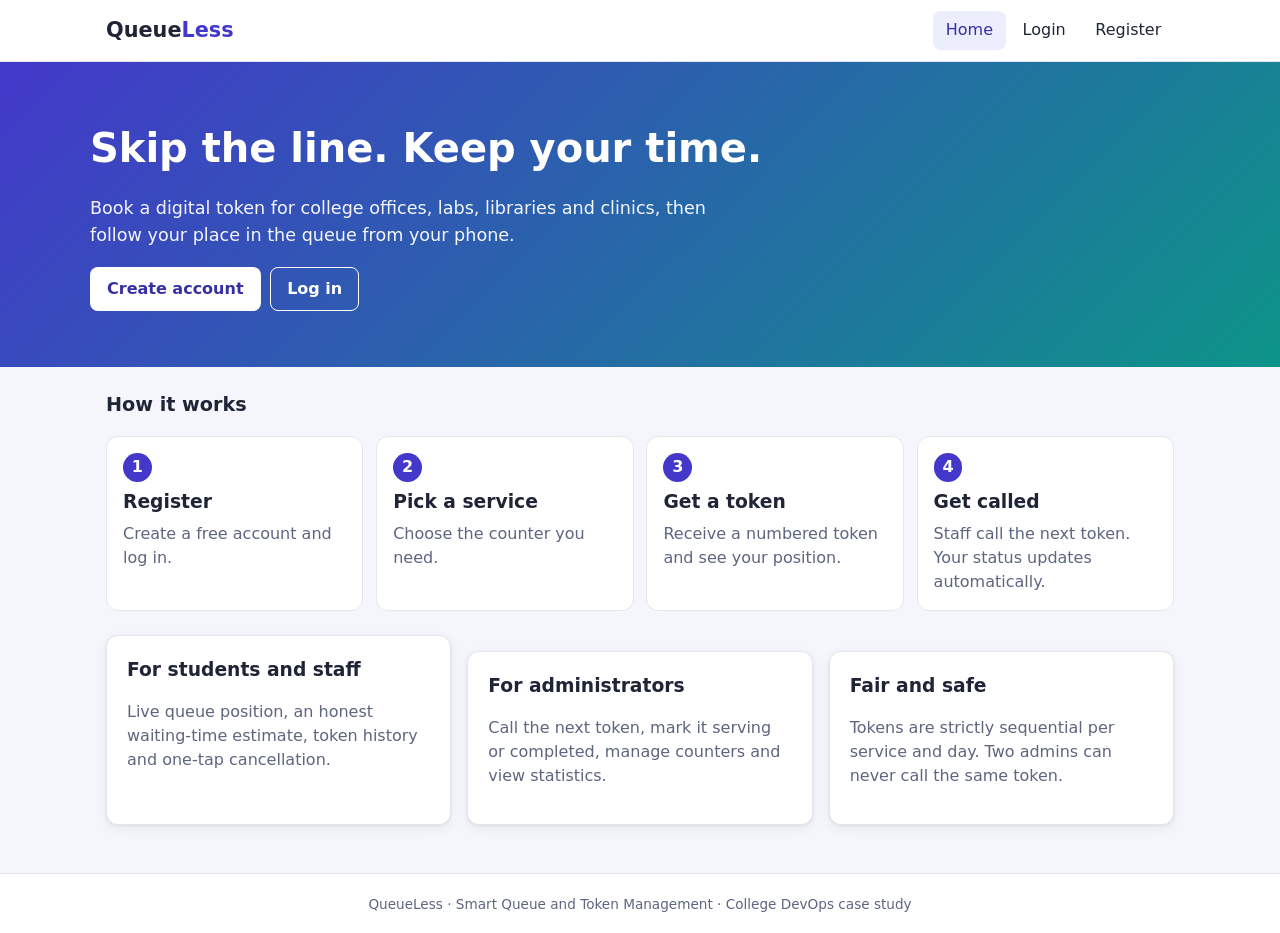
<file: frontend/public/index.html>
<!DOCTYPE html>
<html lang="en">
<head>
<meta charset="utf-8">
<meta name="viewport" content="width=device-width, initial-scale=1">
<title>Home · QueueLess</title>
<link rel="stylesheet" href="css/styles.css">
</head>
<body>
<a class="skip" href="#main">Skip to content</a>
<header id="nav" class="nav"></header>
<main id="main">
  <section class="hero"><div class="hero-inner">
    <h1>Skip the line. Keep your time.</h1>
    <p>Book a digital token for college offices, labs, libraries and clinics, then follow your place in the queue from your phone.</p>
    <div class="row" id="cta" style="margin-top:1.2rem">
      <a class="btn" href="register.html" data-testid="cta-register">Create account</a>
      <a class="btn btn-secondary" href="login.html" data-testid="cta-login">Log in</a>
    </div>
  </div></section>
  <div class="container">
    <h2>How it works</h2>
    <ol class="steps">
      <li><h3>Register</h3><span class="muted">Create a free account and log in.</span></li>
      <li><h3>Pick a service</h3><span class="muted">Choose the counter you need.</span></li>
      <li><h3>Get a token</h3><span class="muted">Receive a numbered token and see your position.</span></li>
      <li><h3>Get called</h3><span class="muted">Staff call the next token. Your status updates automatically.</span></li>
    </ol>
    <div class="grid grid-3" style="margin-top:1.5rem">
      <div class="card"><h3>For students and staff</h3><p class="muted">Live queue position, an honest waiting-time estimate, token history and one-tap cancellation.</p></div>
      <div class="card"><h3>For administrators</h3><p class="muted">Call the next token, mark it serving or completed, manage counters and view statistics.</p></div>
      <div class="card"><h3>Fair and safe</h3><p class="muted">Tokens are strictly sequential per service and day. Two admins can never call the same token.</p></div>
    </div>
  </div>
</main>
<footer class="footer">QueueLess · Smart Queue and Token Management · College DevOps case study</footer>
<div id="toasts" class="toasts" role="status" aria-live="polite"></div>
<script src="js/config.js"></script>
<script src="js/app.js"></script>
<script src="js/home.js"></script>
</body>
</html>
</file>
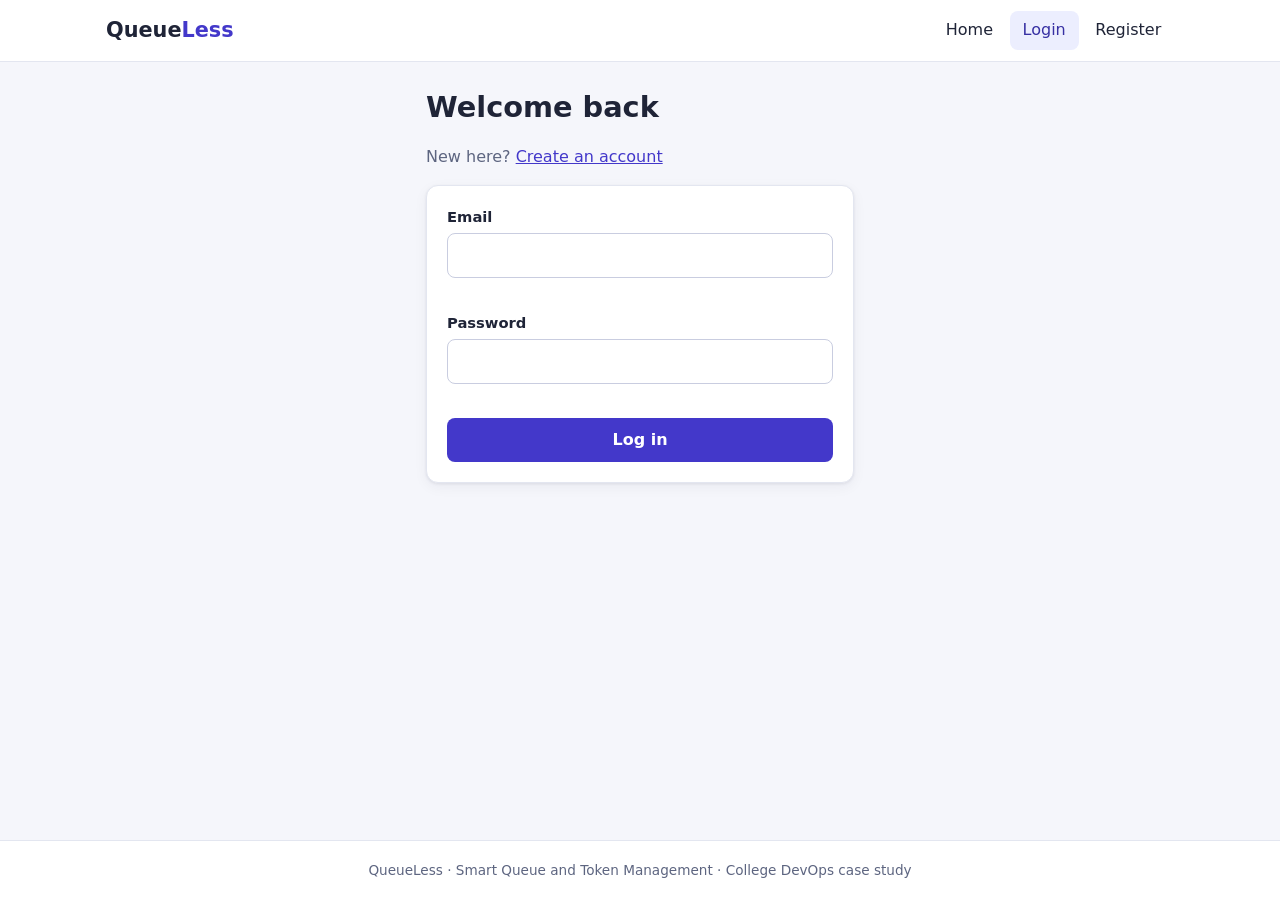
<file: frontend/public/admin.html>
<!DOCTYPE html>
<html lang="en">
<head>
<meta charset="utf-8">
<meta name="viewport" content="width=device-width, initial-scale=1">
<title>Admin dashboard · QueueLess</title>
<link rel="stylesheet" href="css/styles.css">
</head>
<body>
<a class="skip" href="#main">Skip to content</a>
<header id="nav" class="nav"></header>
<main id="main" class="container">
  <div class="section-head" style="margin-top:0"><div><h1>Administrator dashboard</h1><p class="muted small" id="last-updated">Loading…</p></div>
    <button class="btn btn-ghost btn-sm" id="refresh-btn" type="button">Refresh</button></div>
  <div class="stats" aria-label="Today statistics">
    <div class="stat"><div class="num" id="stat-waiting">–</div><div class="lbl">Waiting today</div></div>
    <div class="stat"><div class="num" id="stat-called">–</div><div class="lbl">Called today</div></div>
    <div class="stat"><div class="num" id="stat-serving">–</div><div class="lbl">Serving today</div></div>
    <div class="stat"><div class="num" id="stat-completed">–</div><div class="lbl">Completed today</div></div>
    <div class="stat"><div class="num" id="stat-cancelled">–</div><div class="lbl">Cancelled today</div></div>
    <div class="stat"><div class="num" id="stat-total">–</div><div class="lbl">Total tokens (all time)</div></div>
    <div class="stat"><div class="num" id="stat-avg">–</div><div class="lbl">Avg service time (min)</div></div>
  </div>

  <div class="section-head"><h2>Service counters</h2></div>
  <div class="table-wrap"><table aria-label="Service counters">
    <thead><tr><th>Name</th><th>Location</th><th>Status</th><th>Waiting</th><th>Avg min</th><th>Actions</th></tr></thead>
    <tbody id="services-body"><tr><td colspan="6" class="loading">Loading…</td></tr></tbody>
  </table></div>
  <form id="service-form" class="card" novalidate style="margin-top:1rem">
    <h3 id="service-form-title">Add a service counter</h3>
    <div id="service-error" class="alert alert-error" role="alert" hidden></div>
    <div class="grid grid-3">
      <div class="field"><label for="svc-name">Name</label><input id="svc-name" maxlength="100" required></div>
      <div class="field"><label for="svc-location">Location</label><input id="svc-location" maxlength="150"></div>
      <div class="field"><label for="svc-description">Description</label><input id="svc-description" maxlength="255"></div>
    </div>
    <div class="row"><button class="btn" id="service-save" type="submit">Add service</button>
      <button class="btn btn-ghost" id="service-cancel-edit" type="button" hidden>Cancel edit</button></div>
  </form>

  <div class="section-head"><h2>Tokens</h2>
    <div class="row">
      <label for="filter-service" class="small" style="margin:0">Service</label>
      <select id="filter-service" style="width:auto"><option value="">All services</option></select>
      <label for="filter-status" class="small" style="margin:0">Status</label>
      <select id="filter-status" style="width:auto"><option value="">All statuses</option><option>WAITING</option><option>CALLED</option><option>SERVING</option><option>COMPLETED</option><option>CANCELLED</option></select>
    </div></div>
  <div class="table-wrap"><table aria-label="Tokens">
    <thead><tr><th>#</th><th>Service</th><th>Customer</th><th>Date</th><th>Status</th><th>Booked</th><th>Actions</th></tr></thead>
    <tbody id="tokens-body"><tr><td colspan="7" class="loading">Loading…</td></tr></tbody>
  </table></div>
  <p class="muted small">Showing the 200 most recent tokens.</p>
</main>
<footer class="footer">QueueLess · Smart Queue and Token Management · College DevOps case study</footer>
<div id="toasts" class="toasts" role="status" aria-live="polite"></div>
<script src="js/config.js"></script>
<script src="js/app.js"></script>
<script src="js/admin.js"></script>
</body>
</html>
</file>
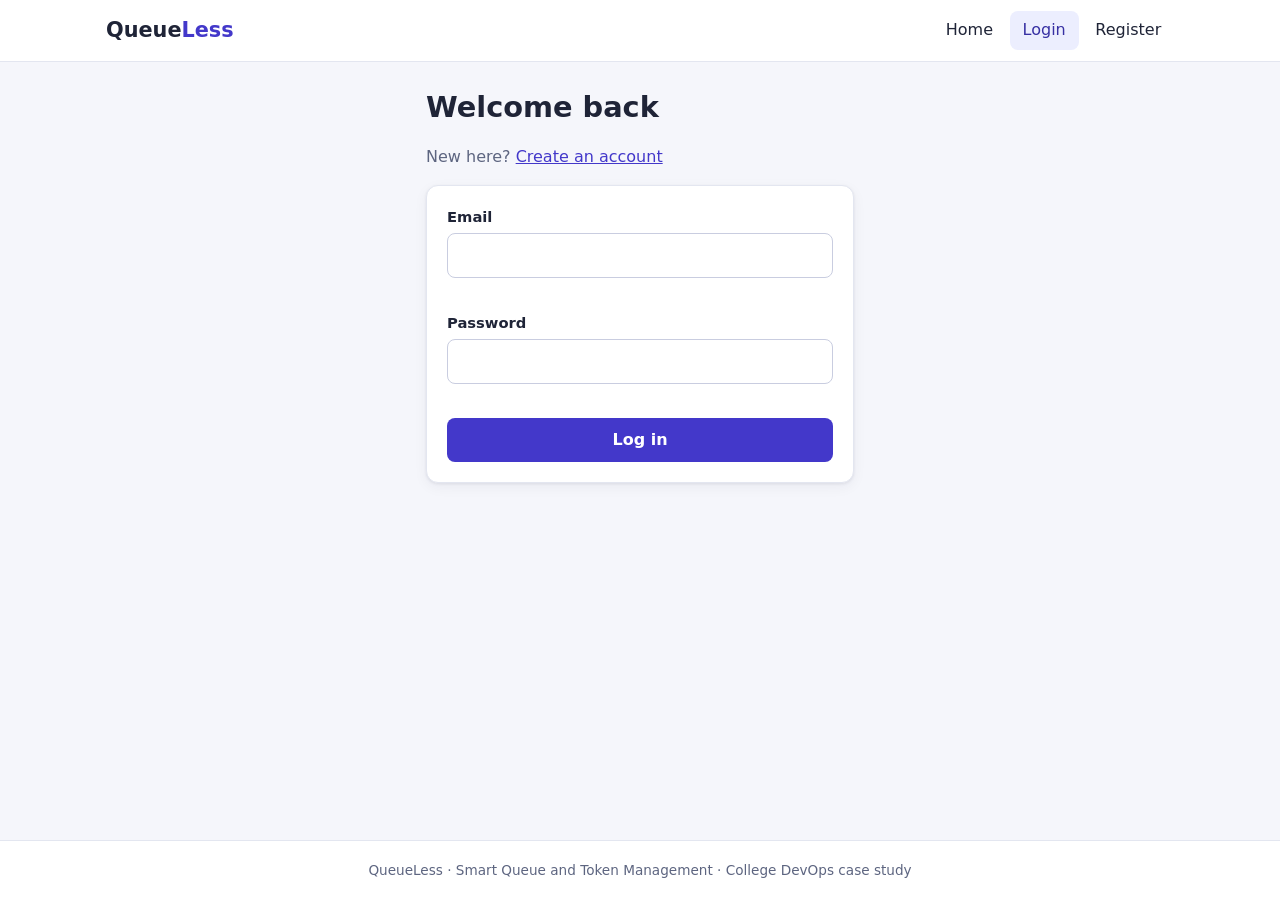
<file: frontend/public/book.html>
<!DOCTYPE html>
<html lang="en">
<head>
<meta charset="utf-8">
<meta name="viewport" content="width=device-width, initial-scale=1">
<title>Book a token · QueueLess</title>
<link rel="stylesheet" href="css/styles.css">
</head>
<body>
<a class="skip" href="#main">Skip to content</a>
<header id="nav" class="nav"></header>
<main id="main" class="container narrow">
  <h1>Book a token</h1>
  <p class="muted">Choose a service to get your place in the queue.</p>
  <div class="card">
    <div id="form-error" class="alert alert-error" role="alert" hidden></div>
    <div class="field"><label for="service-select">Service</label>
      <select id="service-select" data-testid="service-select"><option value="">Loading services…</option></select></div>
    <div id="service-info" class="alert alert-info" hidden></div>
    <button class="btn" id="book-btn" type="button" data-testid="book-btn" style="width:100%" disabled>Get my token</button>
  </div>
  <div id="token-result" class="card" hidden aria-live="polite">
    <h2>Your token is ready</h2>
    <div class="token-big"><div class="svc" id="result-service"></div><div class="number" id="result-number" data-testid="result-number"></div></div>
    <div class="kv"><div><div class="k">Queue position</div><div class="v" id="result-position"></div></div>
      <div><div class="k">Estimated wait (approximate)</div><div class="v" id="result-eta"></div></div></div>
    <p style="margin-top:1rem"><a class="btn" id="result-track" data-testid="track-link" href="track.html">Track this token</a></p>
  </div>
</main>
<footer class="footer">QueueLess · Smart Queue and Token Management · College DevOps case study</footer>
<div id="toasts" class="toasts" role="status" aria-live="polite"></div>
<script src="js/config.js"></script>
<script src="js/app.js"></script>
<script src="js/book.js"></script>
</body>
</html>
</file>
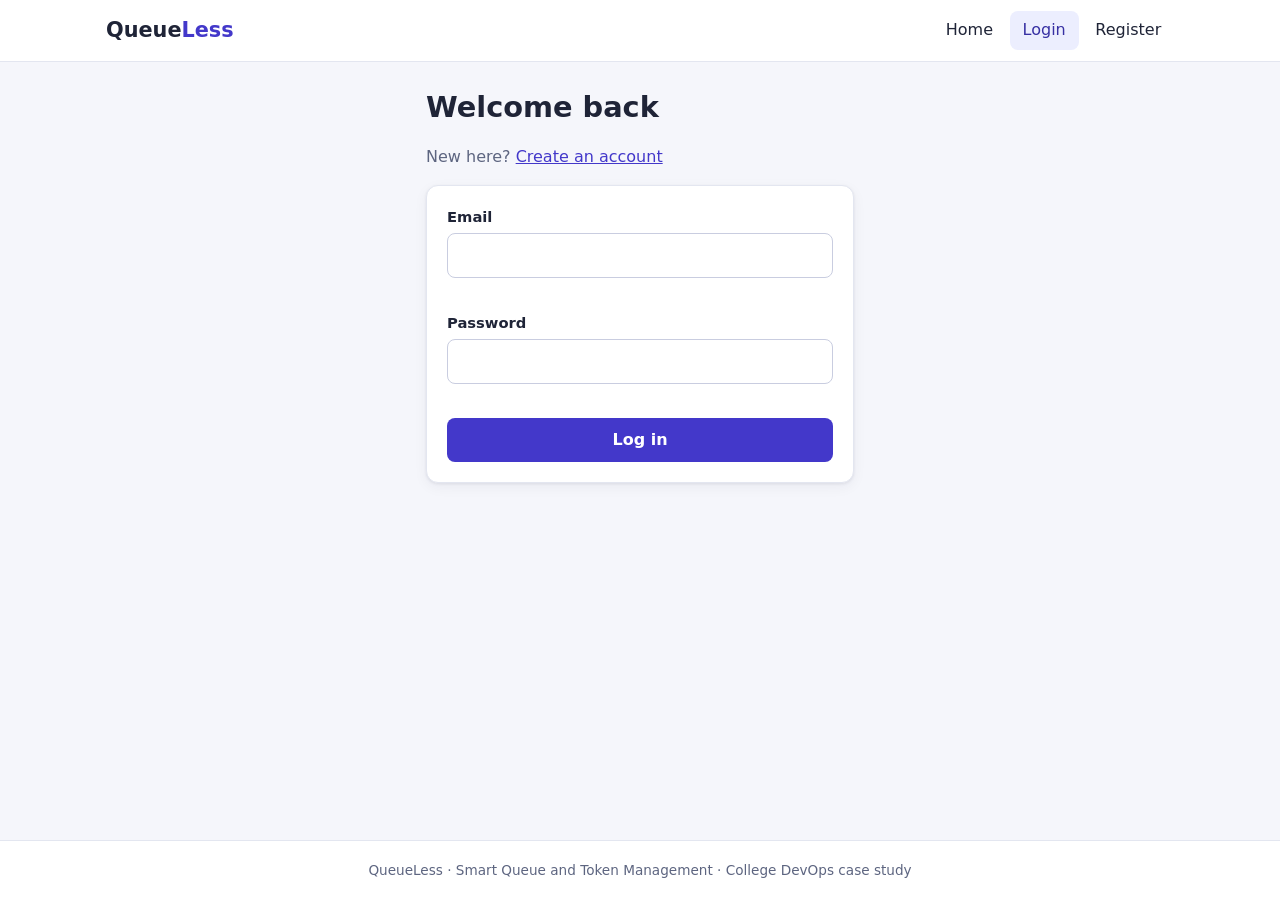
<file: frontend/public/dashboard.html>
<!DOCTYPE html>
<html lang="en">
<head>
<meta charset="utf-8">
<meta name="viewport" content="width=device-width, initial-scale=1">
<title>Dashboard · QueueLess</title>
<link rel="stylesheet" href="css/styles.css">
</head>
<body>
<a class="skip" href="#main">Skip to content</a>
<header id="nav" class="nav"></header>
<main id="main" class="container">
  <h1 id="dashboard-title">Dashboard</h1>
  <p class="muted" id="welcome"></p>
  <div class="section-head"><h2>My active tokens</h2></div>
  <div id="active-tokens"><div class="loading"><span class="spinner"></span>Loading…</div></div>
  <div class="section-head"><h2>Available services</h2><button class="btn btn-ghost btn-sm" id="refresh-btn" type="button">Refresh</button></div>
  <div id="services" class="grid grid-3"><div class="loading"><span class="spinner"></span>Loading…</div></div>
  <div class="section-head"><h2>Token history</h2></div>
  <div class="table-wrap"><table aria-label="Token history">
    <thead><tr><th>Token</th><th>Service</th><th>Date</th><th>Status</th><th>Booked at</th><th></th></tr></thead>
    <tbody id="history"><tr><td colspan="6" class="loading">Loading…</td></tr></tbody>
  </table></div>
</main>
<footer class="footer">QueueLess · Smart Queue and Token Management · College DevOps case study</footer>
<div id="toasts" class="toasts" role="status" aria-live="polite"></div>
<script src="js/config.js"></script>
<script src="js/app.js"></script>
<script src="js/dashboard.js"></script>
</body>
</html>
</file>
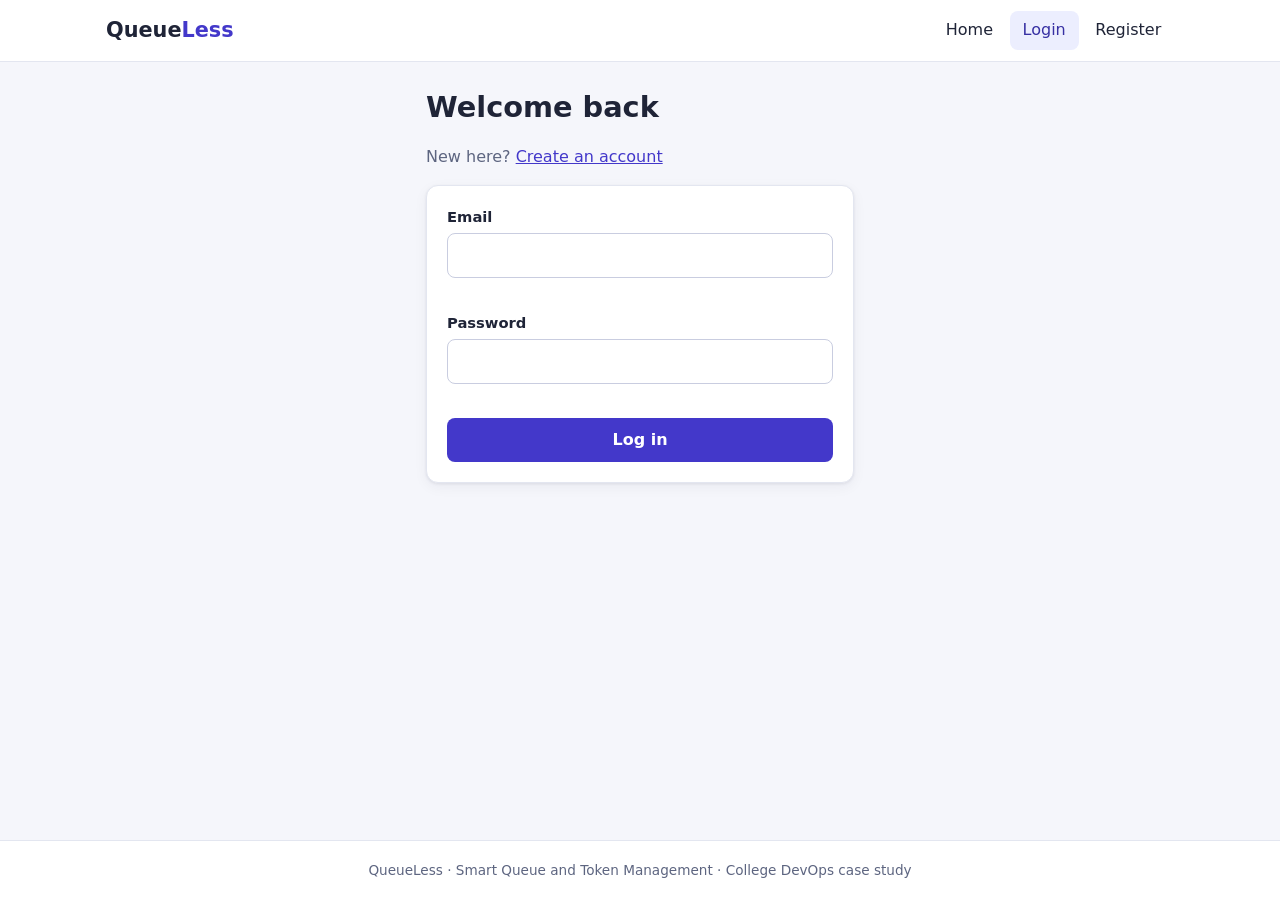
<file: frontend/public/login.html>
<!DOCTYPE html>
<html lang="en">
<head>
<meta charset="utf-8">
<meta name="viewport" content="width=device-width, initial-scale=1">
<title>Log in · QueueLess</title>
<link rel="stylesheet" href="css/styles.css">
</head>
<body>
<a class="skip" href="#main">Skip to content</a>
<header id="nav" class="nav"></header>
<main id="main" class="container narrow">
  <h1>Welcome back</h1>
  <p class="muted">New here? <a href="register.html">Create an account</a></p>
  <form id="login-form" class="card" novalidate>
    <div id="session-note" class="alert alert-info" hidden>Your session expired. Please log in again.</div>
    <div id="form-error" class="alert alert-error" role="alert" hidden></div>
    <div class="field"><label for="email">Email</label><input id="email" name="email" type="email" autocomplete="email" required aria-describedby="err-email"><div id="err-email" class="field-error"></div></div>
    <div class="field"><label for="password">Password</label><input id="password" name="password" type="password" autocomplete="current-password" required aria-describedby="err-password"><div id="err-password" class="field-error"></div></div>
    <button class="btn" id="login-btn" type="submit" style="width:100%">Log in</button>
  </form>
</main>
<footer class="footer">QueueLess · Smart Queue and Token Management · College DevOps case study</footer>
<div id="toasts" class="toasts" role="status" aria-live="polite"></div>
<script src="js/config.js"></script>
<script src="js/app.js"></script>
<script src="js/login.js"></script>
</body>
</html>
</file>
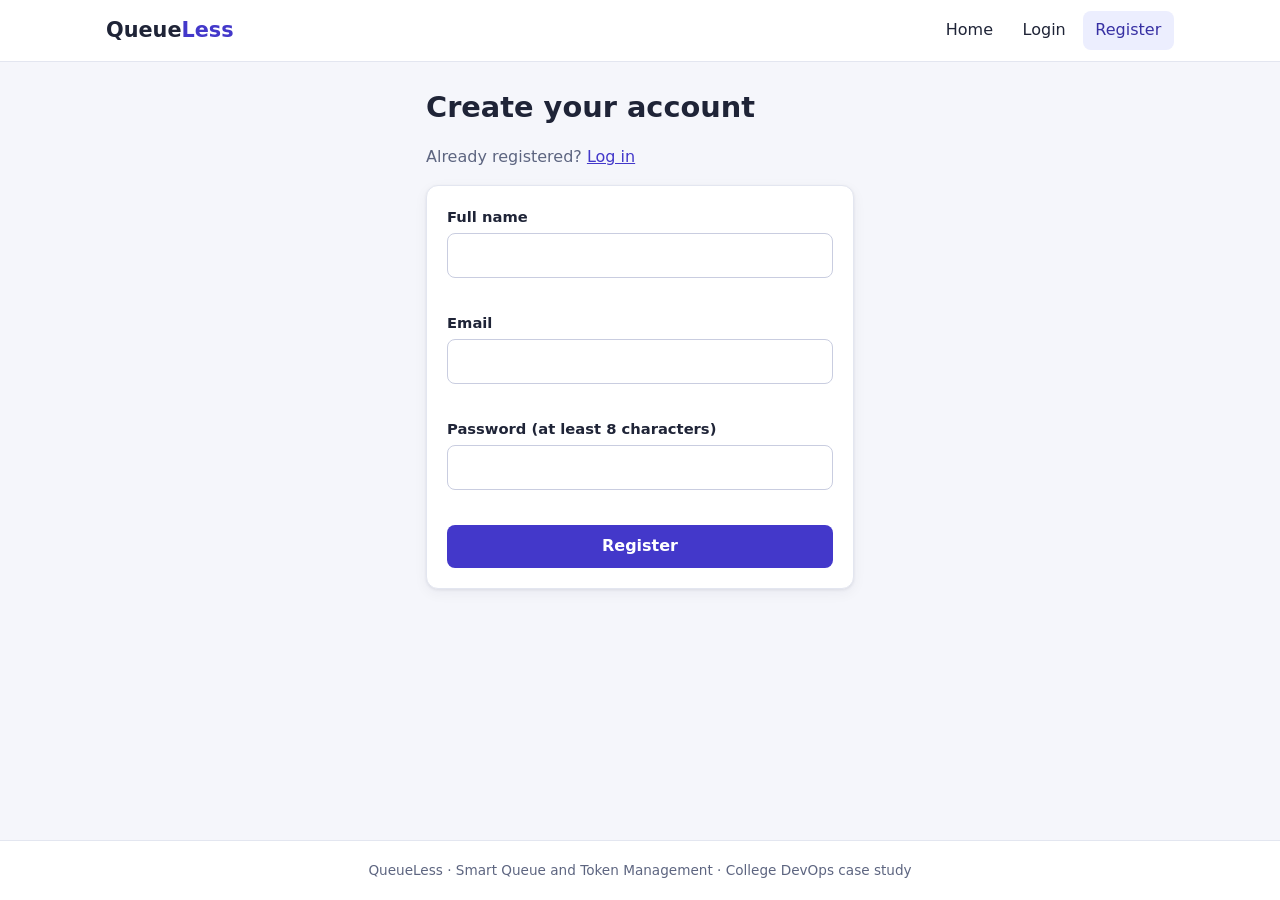
<file: frontend/public/register.html>
<!DOCTYPE html>
<html lang="en">
<head>
<meta charset="utf-8">
<meta name="viewport" content="width=device-width, initial-scale=1">
<title>Register · QueueLess</title>
<link rel="stylesheet" href="css/styles.css">
</head>
<body>
<a class="skip" href="#main">Skip to content</a>
<header id="nav" class="nav"></header>
<main id="main" class="container narrow">
  <h1>Create your account</h1>
  <p class="muted">Already registered? <a href="login.html">Log in</a></p>
  <form id="register-form" class="card" novalidate>
    <div id="form-error" class="alert alert-error" role="alert" hidden></div>
    <div class="field"><label for="fullName">Full name</label><input id="fullName" name="fullName" autocomplete="name" required aria-describedby="err-fullName"><div id="err-fullName" class="field-error"></div></div>
    <div class="field"><label for="email">Email</label><input id="email" name="email" type="email" autocomplete="email" required aria-describedby="err-email"><div id="err-email" class="field-error"></div></div>
    <div class="field"><label for="password">Password (at least 8 characters)</label><input id="password" name="password" type="password" autocomplete="new-password" required aria-describedby="err-password"><div id="err-password" class="field-error"></div></div>
    <button class="btn" id="register-btn" type="submit" style="width:100%">Register</button>
  </form>
</main>
<footer class="footer">QueueLess · Smart Queue and Token Management · College DevOps case study</footer>
<div id="toasts" class="toasts" role="status" aria-live="polite"></div>
<script src="js/config.js"></script>
<script src="js/app.js"></script>
<script src="js/register.js"></script>
</body>
</html>
</file>
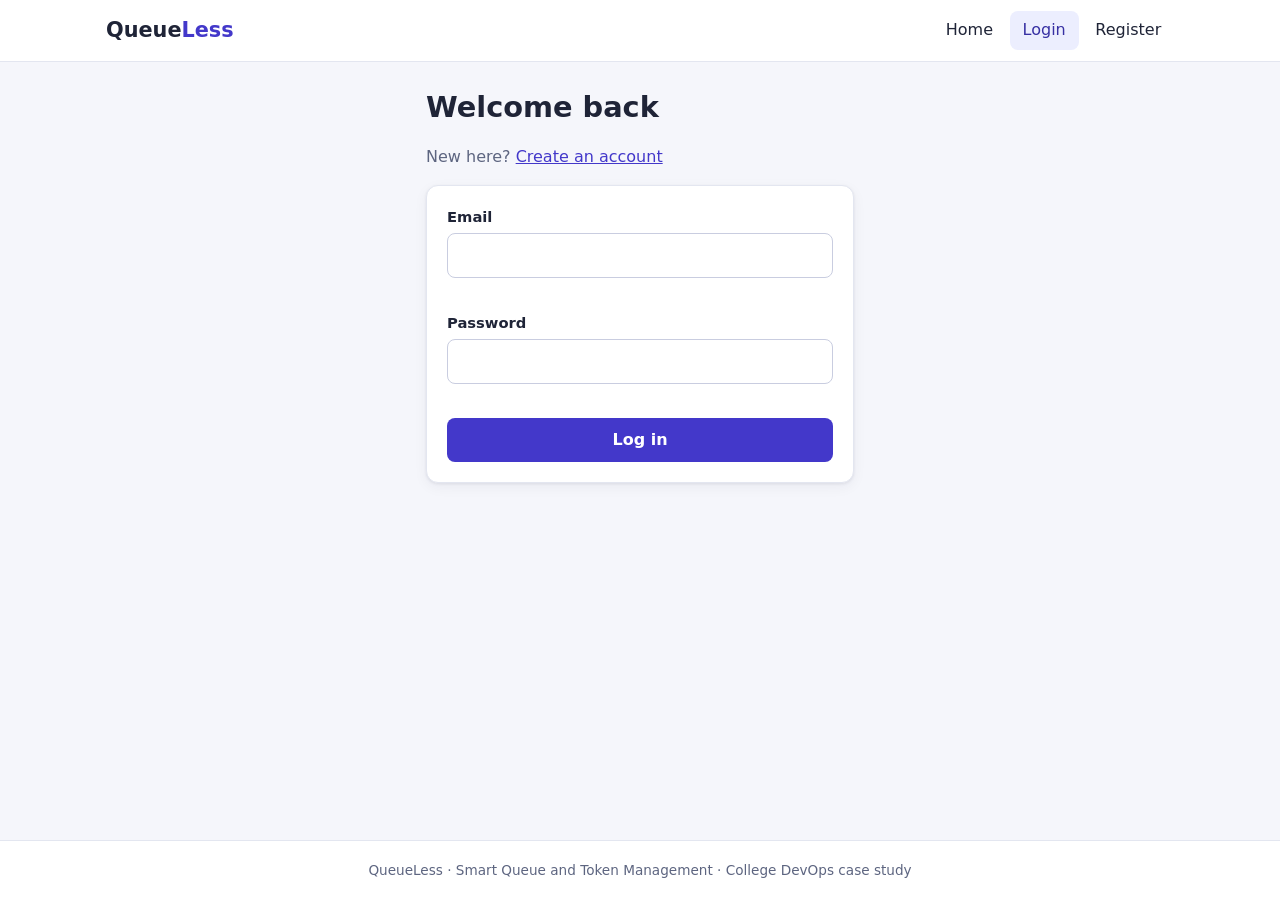
<file: frontend/public/track.html>
<!DOCTYPE html>
<html lang="en">
<head>
<meta charset="utf-8">
<meta name="viewport" content="width=device-width, initial-scale=1">
<title>Track token · QueueLess</title>
<link rel="stylesheet" href="css/styles.css">
</head>
<body>
<a class="skip" href="#main">Skip to content</a>
<header id="nav" class="nav"></header>
<main id="main" class="container narrow">
  <h1>Track your token</h1>
  <div id="track-loading" class="loading"><span class="spinner"></span>Loading…</div>
  <div id="track-empty" class="card empty" hidden>You have no active token. <a href="book.html">Book one now</a>.</div>
  <div id="track-card" class="card" hidden>
    <div class="token-big">
      <div class="svc" id="token-service"></div>
      <div class="number" id="token-number" data-testid="token-number"></div>
      <div style="margin-top:.7rem"><span id="token-status" data-testid="token-status" class="badge"></span></div>
      <p class="muted" id="status-hint" style="margin-top:.6rem"></p>
    </div>
    <div class="kv">
      <div><div class="k">Queue position</div><div class="v" id="token-position" data-testid="token-position">—</div></div>
      <div><div class="k">Estimated wait (approximate)</div><div class="v" id="token-eta">—</div></div>
      <div><div class="k">Booked</div><div class="v small" id="token-created">—</div></div>
      <div><div class="k">Last updated</div><div class="v small" id="token-updated">—</div></div>
    </div>
    <div class="row" style="margin-top:1rem">
      <button class="btn btn-ghost" id="refresh-btn" type="button">Refresh now</button>
      <button class="btn btn-danger" id="cancel-btn" type="button" data-testid="cancel-btn" hidden>Cancel token</button>
    </div>
    <p class="muted small" style="margin-top:.8rem">This page refreshes automatically every 5 seconds while your token is active. The waiting-time estimate is based on recent service times and may change.</p>
  </div>
</main>
<footer class="footer">QueueLess · Smart Queue and Token Management · College DevOps case study</footer>
<div id="toasts" class="toasts" role="status" aria-live="polite"></div>
<script src="js/config.js"></script>
<script src="js/app.js"></script>
<script src="js/track.js"></script>
</body>
</html>
</file>
<file: frontend/public/css/styles.css>
:root {
  --bg: #f5f6fb; --surface: #ffffff; --text: #1f2437; --muted: #5d6580; --border: #e3e6f0;
  --primary: #4338ca; --primary-dark: #3730a3; --accent: #0d9488;
  --danger: #dc2626; --warn: #d97706; --ok: #15803d; --radius: 12px;
  --shadow: 0 1px 3px rgba(20, 24, 50, .08), 0 4px 14px rgba(20, 24, 50, .05);
}
* { box-sizing: border-box; }
html { scroll-behavior: smooth; }
body { margin: 0; font-family: system-ui, -apple-system, "Segoe UI", Roboto, Arial, sans-serif; background: var(--bg);
  color: var(--text); line-height: 1.5; min-height: 100vh; display: flex; flex-direction: column; }
main { flex: 1; }
a { color: var(--primary); }
h1 { font-size: 1.8rem; margin: 0 0 .25rem; } h2 { font-size: 1.2rem; margin: 0 0 .75rem; } h3 { margin: 0 0 .4rem; }
.muted { color: var(--muted); } .small { font-size: .85rem; } .center { text-align: center; }
.skip { position: absolute; left: -999px; } .skip:focus { left: 8px; top: 8px; background: #fff; padding: 8px; z-index: 100; }
.container { width: 100%; max-width: 1100px; margin: 0 auto; padding: 1.5rem 1rem 3rem; }
.narrow { max-width: 460px; }

/* navigation */
.nav { background: var(--surface); border-bottom: 1px solid var(--border); position: sticky; top: 0; z-index: 20; }
.nav-inner { max-width: 1100px; margin: 0 auto; padding: .7rem 1rem; display: flex; align-items: center; gap: 1rem; flex-wrap: wrap; }
.brand { font-weight: 800; font-size: 1.3rem; text-decoration: none; color: var(--text); }
.brand span { color: var(--primary); }
.nav-links { margin-left: auto; display: flex; align-items: center; gap: .25rem; flex-wrap: wrap; }
.nav-links a { text-decoration: none; color: var(--text); padding: .45rem .8rem; border-radius: 8px; font-weight: 500; }
.nav-links a:hover, .nav-links a[aria-current="page"] { background: #eceefe; color: var(--primary-dark); }
.nav-user { color: var(--muted); font-size: .9rem; margin: 0 .5rem; }
.nav-toggle { display: none; margin-left: auto; background: none; border: 1px solid var(--border); border-radius: 8px; font-size: 1.2rem; padding: .2rem .6rem; cursor: pointer; }
@media (max-width: 720px) {
  .nav-toggle { display: block; }
  .nav-links { display: none; width: 100%; margin-left: 0; flex-direction: column; align-items: stretch; }
  .nav-links.open { display: flex; }
}

/* buttons and forms */
.btn { display: inline-flex; align-items: center; justify-content: center; gap: .4rem; border: 1px solid transparent; border-radius: 8px;
  padding: .55rem 1rem; font: inherit; font-weight: 600; cursor: pointer; text-decoration: none; background: var(--primary); color: #fff; }
.btn:hover { background: var(--primary-dark); }
.btn:disabled { opacity: .55; cursor: not-allowed; }
.btn-secondary { background: #fff; color: var(--primary); border-color: var(--primary); } .btn-secondary:hover { background: #eceefe; }
.btn-ghost { background: transparent; color: var(--text); border-color: var(--border); } .btn-ghost:hover { background: #f0f1f7; }
.btn-danger { background: var(--danger); } .btn-danger:hover { background: #b91c1c; }
.btn-sm { padding: .3rem .65rem; font-size: .85rem; }
.btn:focus-visible, input:focus-visible, select:focus-visible, a:focus-visible, textarea:focus-visible { outline: 3px solid #a5b4fc; outline-offset: 2px; }
.field { margin-bottom: 1rem; }
label { display: block; font-weight: 600; margin-bottom: .3rem; font-size: .92rem; }
input, select, textarea { width: 100%; padding: .6rem .75rem; border: 1px solid #c9cde0; border-radius: 8px; font: inherit; background: #fff; }
input[aria-invalid="true"] { border-color: var(--danger); }
.field-error { color: var(--danger); font-size: .85rem; min-height: 1.1em; margin-top: .2rem; }
.alert { padding: .7rem .9rem; border-radius: 8px; margin-bottom: 1rem; font-size: .93rem; }
.alert-error { background: #fef2f2; color: #991b1b; border: 1px solid #fecaca; }
.alert-info { background: #eff6ff; color: #1e40af; border: 1px solid #bfdbfe; }
.alert-ok { background: #f0fdf4; color: #166534; border: 1px solid #bbf7d0; }
[hidden] { display: none !important; }

/* cards and layout */
.card { background: var(--surface); border: 1px solid var(--border); border-radius: var(--radius); padding: 1.25rem; box-shadow: var(--shadow); }
.card + .card { margin-top: 1rem; }
.grid { display: grid; gap: 1rem; } .grid-3 { grid-template-columns: repeat(auto-fit, minmax(240px, 1fr)); }
.stats { display: grid; gap: .8rem; grid-template-columns: repeat(auto-fit, minmax(130px, 1fr)); margin: 1rem 0; }
.stat { background: var(--surface); border: 1px solid var(--border); border-radius: var(--radius); padding: .9rem 1rem; box-shadow: var(--shadow); }
.stat .num { font-size: 1.7rem; font-weight: 800; } .stat .lbl { color: var(--muted); font-size: .82rem; }
.section-head { display: flex; align-items: center; justify-content: space-between; gap: 1rem; flex-wrap: wrap; margin: 1.6rem 0 .6rem; }
.section-head h2 { margin: 0; }
.row { display: flex; gap: .6rem; flex-wrap: wrap; align-items: center; }

/* hero */
.hero { background: linear-gradient(135deg, #4338ca, #0d9488); color: #fff; padding: 3.5rem 1rem; }
.hero-inner { max-width: 1100px; margin: 0 auto; }
.hero h1 { font-size: 2.5rem; max-width: 720px; } .hero p { max-width: 620px; font-size: 1.1rem; opacity: .95; }
.hero .btn { background: #fff; color: var(--primary-dark); } .hero .btn-secondary { background: transparent; color: #fff; border-color: #fff; }
.steps { counter-reset: s; list-style: none; padding: 0; display: grid; gap: .8rem; grid-template-columns: repeat(auto-fit, minmax(200px, 1fr)); }
.steps li { counter-increment: s; background: var(--surface); border: 1px solid var(--border); border-radius: var(--radius); padding: 1rem; }
.steps li::before { content: counter(s); display: inline-grid; place-items: center; width: 1.8rem; height: 1.8rem; border-radius: 50%; background: var(--primary); color: #fff; font-weight: 700; margin-bottom: .4rem; }

/* tables */
.table-wrap { overflow-x: auto; background: var(--surface); border: 1px solid var(--border); border-radius: var(--radius); box-shadow: var(--shadow); }
table { width: 100%; border-collapse: collapse; min-width: 640px; }
th, td { padding: .65rem .8rem; text-align: left; border-bottom: 1px solid var(--border); font-size: .92rem; vertical-align: middle; }
th { background: #f8f9fd; font-size: .78rem; text-transform: uppercase; letter-spacing: .04em; color: var(--muted); }
tr:last-child td { border-bottom: none; }
.actions { display: flex; gap: .35rem; flex-wrap: wrap; }
.empty, .loading { text-align: center; color: var(--muted); padding: 2rem 1rem; }
.spinner { display: inline-block; width: 1rem; height: 1rem; border: 2px solid #c7cbe6; border-top-color: var(--primary); border-radius: 50%; animation: spin .8s linear infinite; vertical-align: -2px; margin-right: .4rem; }
@keyframes spin { to { transform: rotate(360deg); } }
@media (prefers-reduced-motion: reduce) { .spinner { animation: none; } }

/* badges */
.badge { display: inline-block; padding: .15rem .6rem; border-radius: 999px; font-size: .75rem; font-weight: 700; letter-spacing: .03em; }
.badge-WAITING { background: #fef3c7; color: #92400e; } .badge-CALLED { background: #dbeafe; color: #1e40af; }
.badge-SERVING { background: #ede9fe; color: #5b21b6; } .badge-COMPLETED { background: #dcfce7; color: #166534; }
.badge-CANCELLED { background: #fee2e2; color: #991b1b; } .badge-ACTIVE { background: #dcfce7; color: #166534; } .badge-INACTIVE { background: #e5e7eb; color: #374151; }

/* token display */
.token-big { text-align: center; padding: 1.5rem 1rem; }
.token-big .number { font-size: 4.5rem; font-weight: 800; line-height: 1; color: var(--primary); }
.token-big .svc { font-size: 1.15rem; font-weight: 600; margin-bottom: .6rem; }
.kv { display: grid; grid-template-columns: 1fr 1fr; gap: .6rem; margin-top: 1rem; }
.kv div { background: #f8f9fd; border-radius: 8px; padding: .6rem .8rem; } .kv .k { color: var(--muted); font-size: .78rem; } .kv .v { font-weight: 700; font-size: 1.15rem; }

/* toasts */
.toasts { position: fixed; right: 1rem; bottom: 1rem; display: flex; flex-direction: column; gap: .5rem; z-index: 50; max-width: min(380px, calc(100vw - 2rem)); }
.toast { padding: .75rem 1rem; border-radius: 8px; color: #fff; box-shadow: var(--shadow); font-size: .93rem; }
.toast.success { background: var(--ok); } .toast.error { background: var(--danger); } .toast.info { background: var(--primary); }
.footer { text-align: center; color: var(--muted); font-size: .85rem; padding: 1.2rem; border-top: 1px solid var(--border); background: var(--surface); }
</file>
